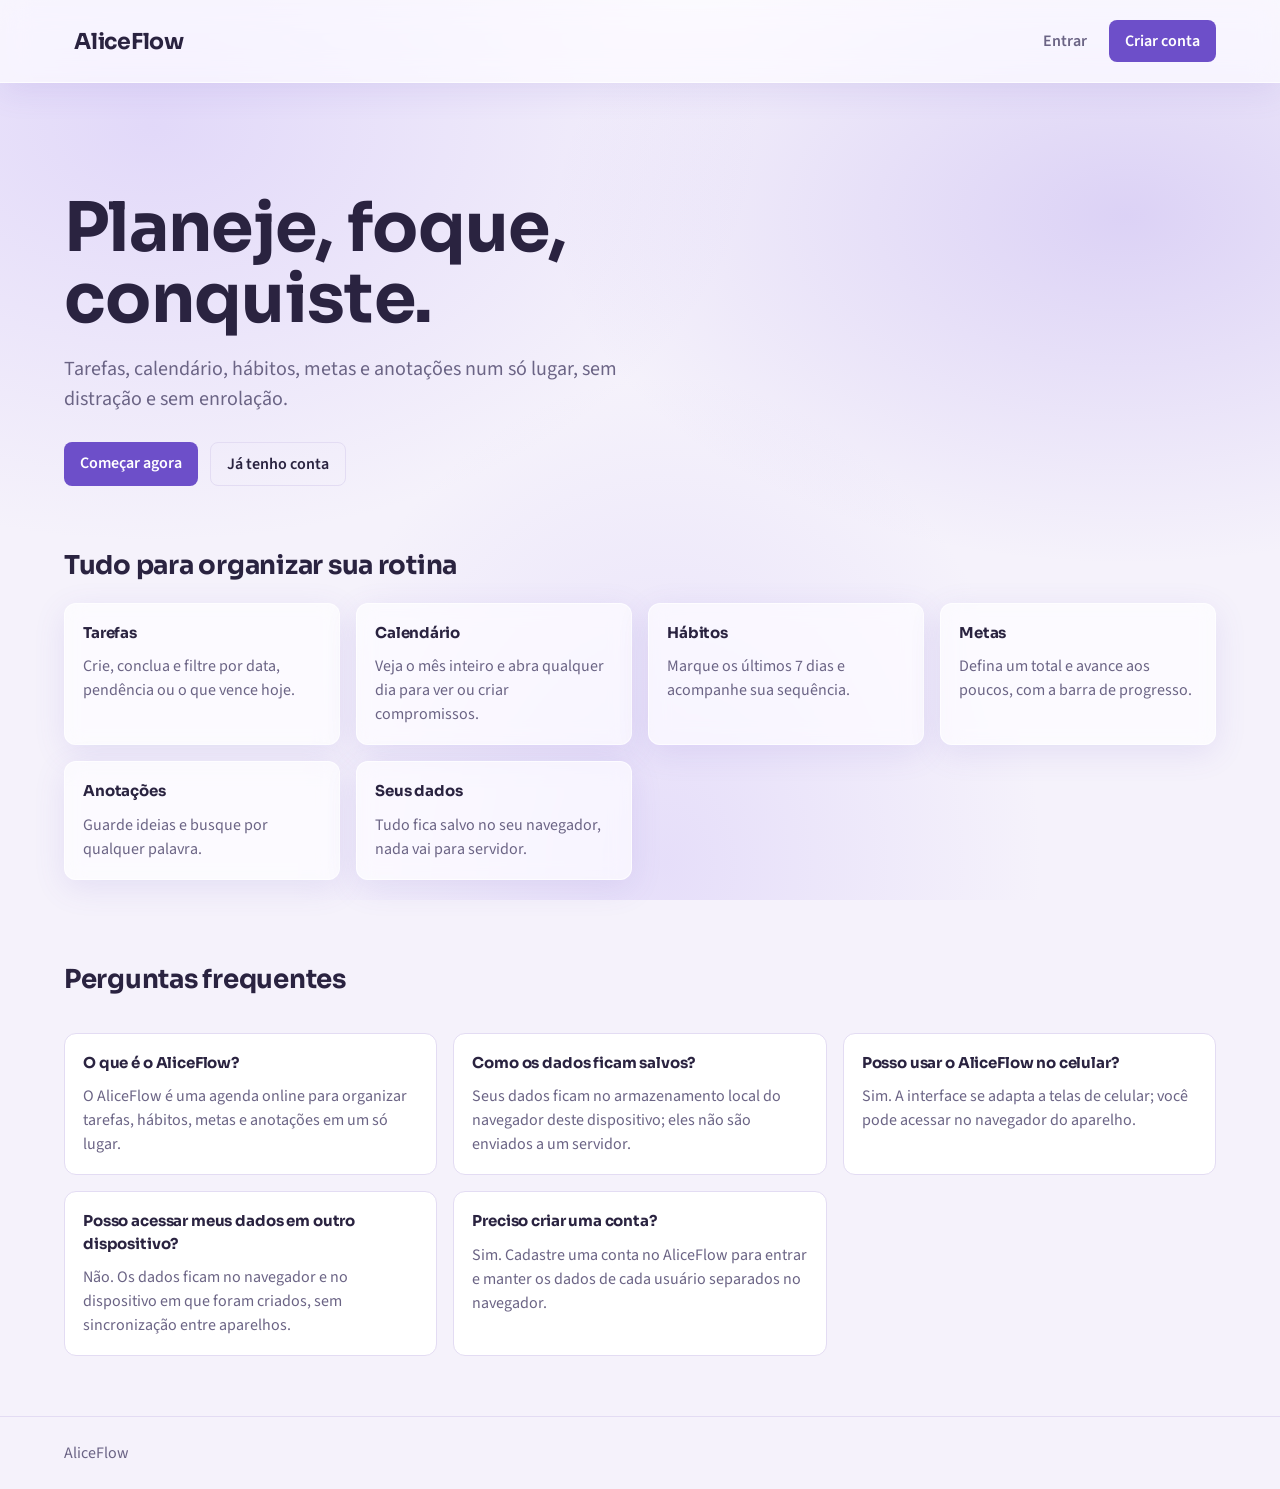
<file: index.html>
<!DOCTYPE html>
<html lang="pt-BR">
<head>
<meta charset="utf-8">
<meta name="viewport" content="width=device-width, initial-scale=1">
<meta name="theme-color" content="#6d4fc9">
<title>AliceFlow | Agenda online para organizar sua rotina</title>
<meta name="description" content="Organize tarefas, hábitos, metas e anotações em uma agenda online simples. Acesse seu espaço AliceFlow.">
<link rel="canonical" href="https://aliceone.netlify.app/">
<meta property="og:type" content="website">
<meta property="og:locale" content="pt_BR">
<meta property="og:site_name" content="AliceFlow">
<meta property="og:title" content="AliceFlow | Agenda online para organizar sua rotina">
<meta property="og:description" content="Organize tarefas, hábitos, metas e anotações em uma agenda online simples. Acesse seu espaço AliceFlow.">
<meta property="og:url" content="https://aliceone.netlify.app/">
<meta property="og:image" content="https://aliceone.netlify.app/assets/og-image.webp">
<meta property="og:image:type" content="image/webp">
<meta property="og:image:width" content="1200">
<meta property="og:image:height" content="630">
<meta property="og:image:alt" content="AliceFlow, agenda online para organizar a rotina">
<meta name="twitter:card" content="summary_large_image">
<meta name="twitter:title" content="AliceFlow | Agenda online para organizar sua rotina">
<meta name="twitter:description" content="Organize tarefas, hábitos, metas e anotações em uma agenda online simples. Acesse seu espaço AliceFlow.">
<meta name="twitter:image" content="https://aliceone.netlify.app/assets/og-image.webp">
<meta name="twitter:image:alt" content="AliceFlow, agenda online para organizar a rotina">
<link rel="stylesheet" href="css/style.css">
<link rel="stylesheet" href="css/landing.css">
<script type="application/ld+json">
{
  "@context": "https://schema.org",
  "@graph": [
    {
      "@type": "Organization",
      "name": "AliceFlow",
      "url": "https://aliceone.netlify.app/",
      "logo": "https://aliceone.netlify.app/assets/aliceflow-logo.webp"
    },
    {
      "@type": "SoftwareApplication",
      "name": "AliceFlow",
      "url": "https://aliceone.netlify.app/",
      "description": "Agenda online para organizar tarefas, hábitos, metas e anotações em um só lugar",
      "applicationCategory": "ProductivityApplication",
      "operatingSystem": "Web"
    },
    {
      "@type": "FAQPage",
      "mainEntity": [
        {
          "@type": "Question",
          "name": "O que é o AliceFlow?",
          "acceptedAnswer": {
            "@type": "Answer",
            "text": "O AliceFlow é uma agenda online para organizar tarefas, hábitos, metas e anotações em um só lugar."
          }
        },
        {
          "@type": "Question",
          "name": "Como os dados ficam salvos?",
          "acceptedAnswer": {
            "@type": "Answer",
            "text": "Seus dados ficam no armazenamento local do navegador deste dispositivo; eles não são enviados a um servidor."
          }
        },
        {
          "@type": "Question",
          "name": "Posso usar o AliceFlow no celular?",
          "acceptedAnswer": {
            "@type": "Answer",
            "text": "Sim. A interface se adapta a telas de celular; você pode acessar no navegador do aparelho."
          }
        },
        {
          "@type": "Question",
          "name": "Posso acessar meus dados em outro dispositivo?",
          "acceptedAnswer": {
            "@type": "Answer",
            "text": "Não. Os dados ficam no navegador e no dispositivo em que foram criados, sem sincronização entre aparelhos."
          }
        },
        {
          "@type": "Question",
          "name": "Preciso criar uma conta?",
          "acceptedAnswer": {
            "@type": "Answer",
            "text": "Sim. Cadastre uma conta no AliceFlow para entrar e manter os dados de cada usuário separados no navegador."
          }
        }
      ]
    },
    {
      "@type": "BreadcrumbList",
      "itemListElement": [
        {
          "@type": "ListItem",
          "position": 1,
          "name": "Início",
          "item": "https://aliceone.netlify.app/"
        }
      ]
    }
  ]
}
</script>
</head>
<body>
<header class="topo">
<span class="logo">AliceFlow</span>
<nav aria-label="Navegação principal">
<a href="pages/autenticacao/login.html">Entrar</a>
<a class="btn" id="topo-criar" href="pages/autenticacao/cadastro.html">Criar conta</a>
</nav>
</header>
<main class="landing-main">
<section class="capa" aria-labelledby="principal">
<h1 id="principal">Planeje, foque, conquiste.</h1>
<p>Tarefas, calendário, hábitos, metas e anotações num só lugar, sem distração e sem enrolação.</p>
<div class="acoes">
<a class="btn" id="criar" href="pages/autenticacao/cadastro.html">Começar agora</a>
<a class="btn vazado" id="entrar" href="pages/autenticacao/login.html">Já tenho conta</a>
</div>
</section>
<section class="recursos" aria-labelledby="recursos-titulo">
<h2 id="recursos-titulo">Tudo para organizar sua rotina</h2>
<div class="recursos-grade">
<article><h3>Tarefas</h3><p>Crie, conclua e filtre por data, pendência ou o que vence hoje.</p></article>
<article><h3>Calendário</h3><p>Veja o mês inteiro e abra qualquer dia para ver ou criar compromissos.</p></article>
<article><h3>Hábitos</h3><p>Marque os últimos 7 dias e acompanhe sua sequência.</p></article>
<article><h3>Metas</h3><p>Defina um total e avance aos poucos, com a barra de progresso.</p></article>
<article><h3>Anotações</h3><p>Guarde ideias e busque por qualquer palavra.</p></article>
<article><h3>Seus dados</h3><p>Tudo fica salvo no seu navegador, nada vai para servidor.</p></article>
</div>
</section>
<section class="faq" aria-labelledby="faq-titulo">
<h2 id="faq-titulo">Perguntas frequentes</h2>
<article><h3>O que é o AliceFlow?</h3><p>O AliceFlow é uma agenda online para organizar tarefas, hábitos, metas e anotações em um só lugar.</p></article>
<article><h3>Como os dados ficam salvos?</h3><p>Seus dados ficam no armazenamento local do navegador deste dispositivo; eles não são enviados a um servidor.</p></article>
<article><h3>Posso usar o AliceFlow no celular?</h3><p>Sim. A interface se adapta a telas de celular; você pode acessar no navegador do aparelho.</p></article>
<article><h3>Posso acessar meus dados em outro dispositivo?</h3><p>Não. Os dados ficam no navegador e no dispositivo em que foram criados, sem sincronização entre aparelhos.</p></article>
<article><h3>Preciso criar uma conta?</h3><p>Sim. Cadastre uma conta no AliceFlow para entrar e manter os dados de cada usuário separados no navegador.</p></article>
</section>
</main>
<footer>AliceFlow</footer>
<script src="js/storage.js"></script>
<script src="js/landing.js"></script>
</body>
</html>
</file>
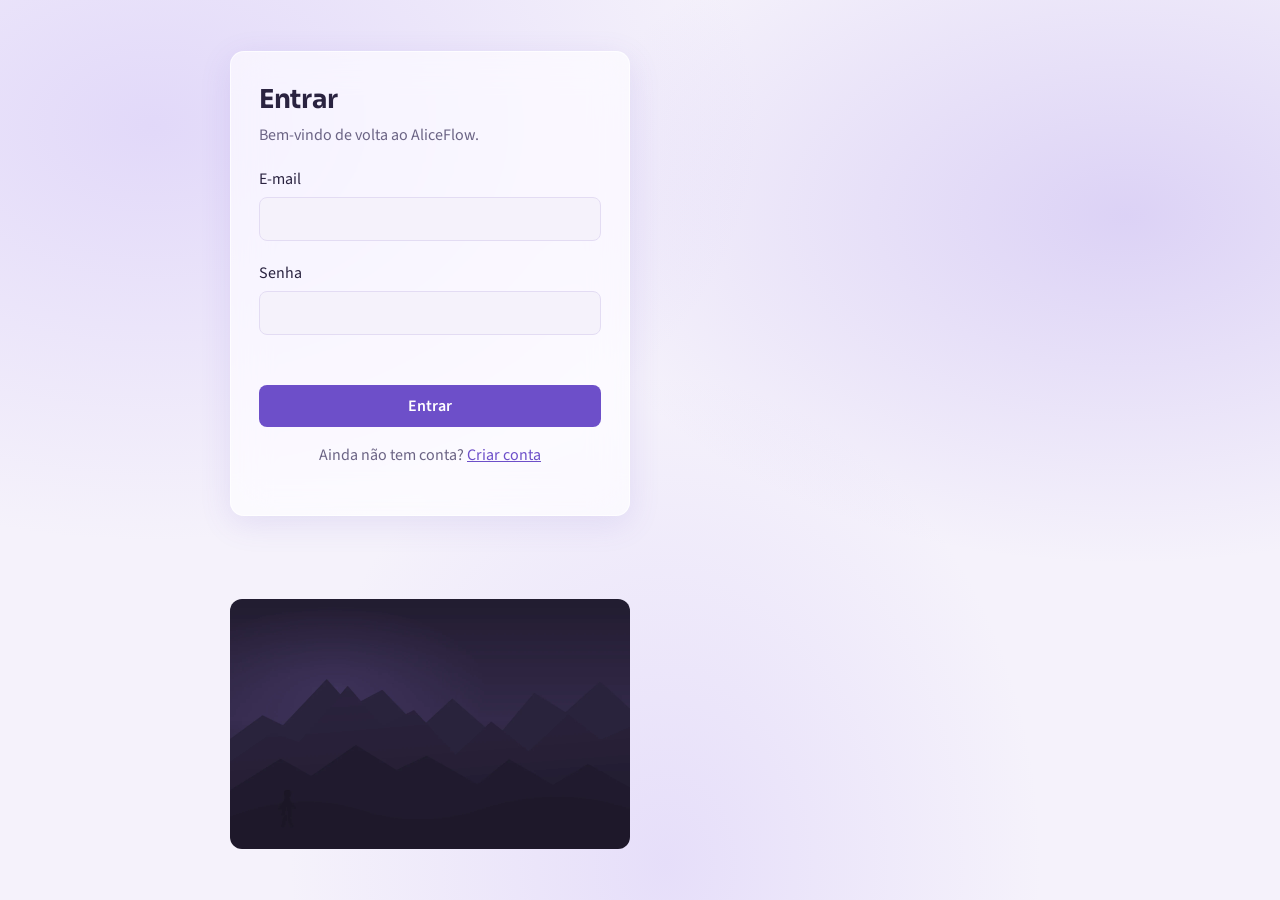
<file: pages/anotacoes.html>
<!DOCTYPE html>
<html lang="pt-BR">
<head>
<meta charset="utf-8">
<meta name="viewport" content="width=device-width, initial-scale=1">
<meta name="theme-color" content="#6d4fc9">
<title>Anotações | AliceFlow</title>
<meta name="description" content="Guarde e pesquise suas anotações pessoais na sua conta AliceFlow.">
<meta name="robots" content="noindex, nofollow">
<link rel="stylesheet" href="../css/style.css">
<link rel="stylesheet" href="../css/responsivo.css">
</head>
<body data-page="anotacoes">
<nav id="nav"></nav>
<main>
<h1 id="titulo">Anotações</h1>
<form id="f">
<input type="text" name="t" placeholder="Título" aria-label="Título">
<textarea name="c" rows="3" placeholder="Escreva sua anotação" aria-label="Anotação"></textarea>
<button class="btn">Salvar</button>
</form>
<input type="text" id="busca" placeholder="Buscar anotações" aria-label="Buscar">
<div class="notas" id="lista"></div>
</main>
<script src="../js/storage.js"></script>
<script src="../js/app.js"></script>
<script src="../js/anotacoes.js"></script>
</body>
</html>
</file>
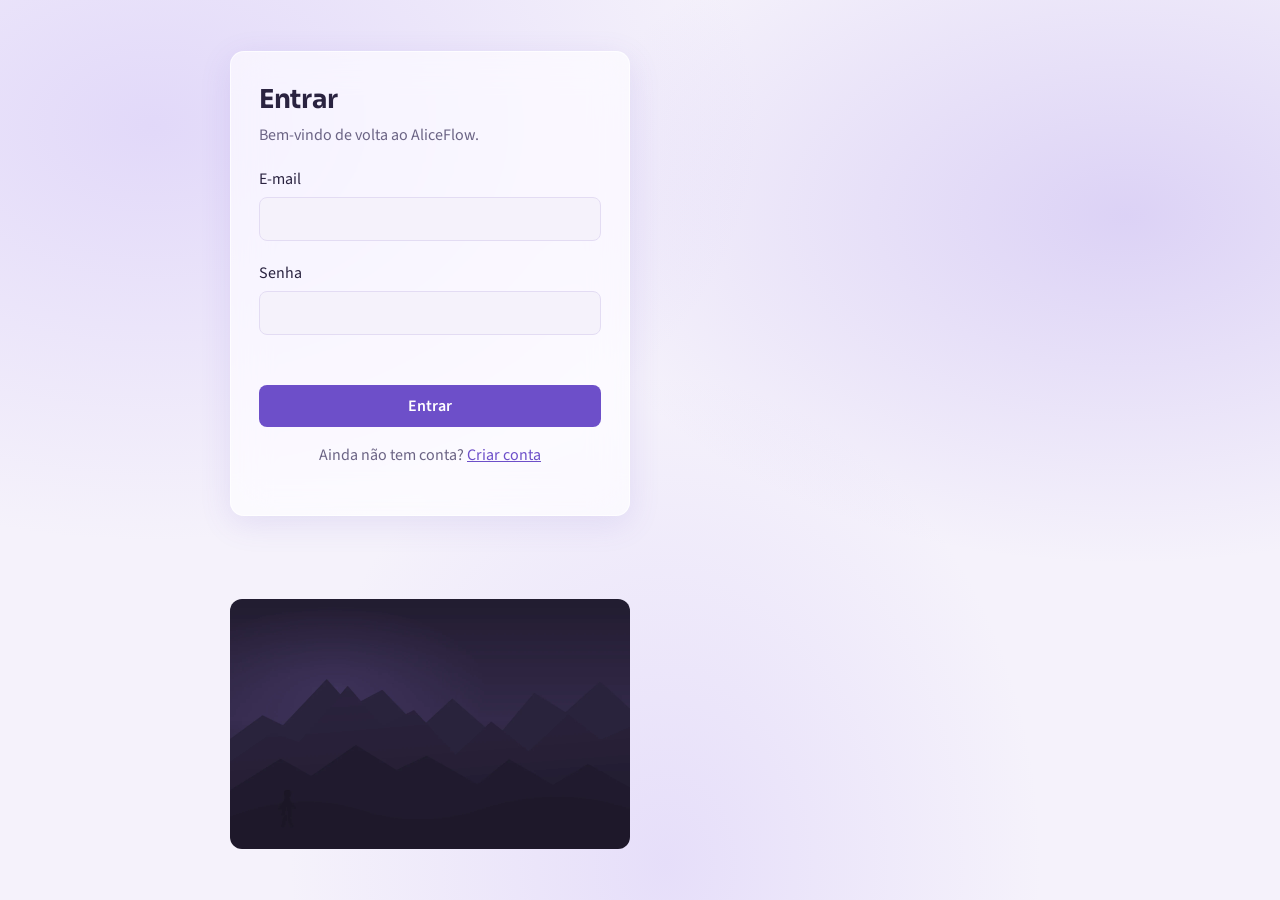
<file: pages/calendario.html>
<!DOCTYPE html>
<html lang="pt-BR">
<head>
<meta charset="utf-8">
<meta name="viewport" content="width=device-width, initial-scale=1">
<meta name="theme-color" content="#6d4fc9">
<title>Calendário | AliceFlow</title>
<meta name="description" content="Visualize o mês, selecione dias e consulte compromissos da sua agenda AliceFlow.">
<meta name="robots" content="noindex, nofollow">
<link rel="stylesheet" href="../css/style.css">
<link rel="stylesheet" href="../css/responsivo.css">
</head>
<body data-page="calendario">
<nav id="nav"></nav>
<main>
<h1 id="titulo">Calendário</h1>
<div class="mes" id="mes"></div>
<div class="grid" id="grade"></div>
<div class="box">
<h3 id="dia"></h3>
<form id="f">
<input type="text" name="t" placeholder="Novo compromisso" required aria-label="Compromisso">
<button class="btn">Adicionar</button>
</form>
<div id="lista"></div>
</div>
</main>
<script src="../js/storage.js"></script>
<script src="../js/app.js"></script>
<script src="../js/calendario.js"></script>
</body>
</html>
</file>
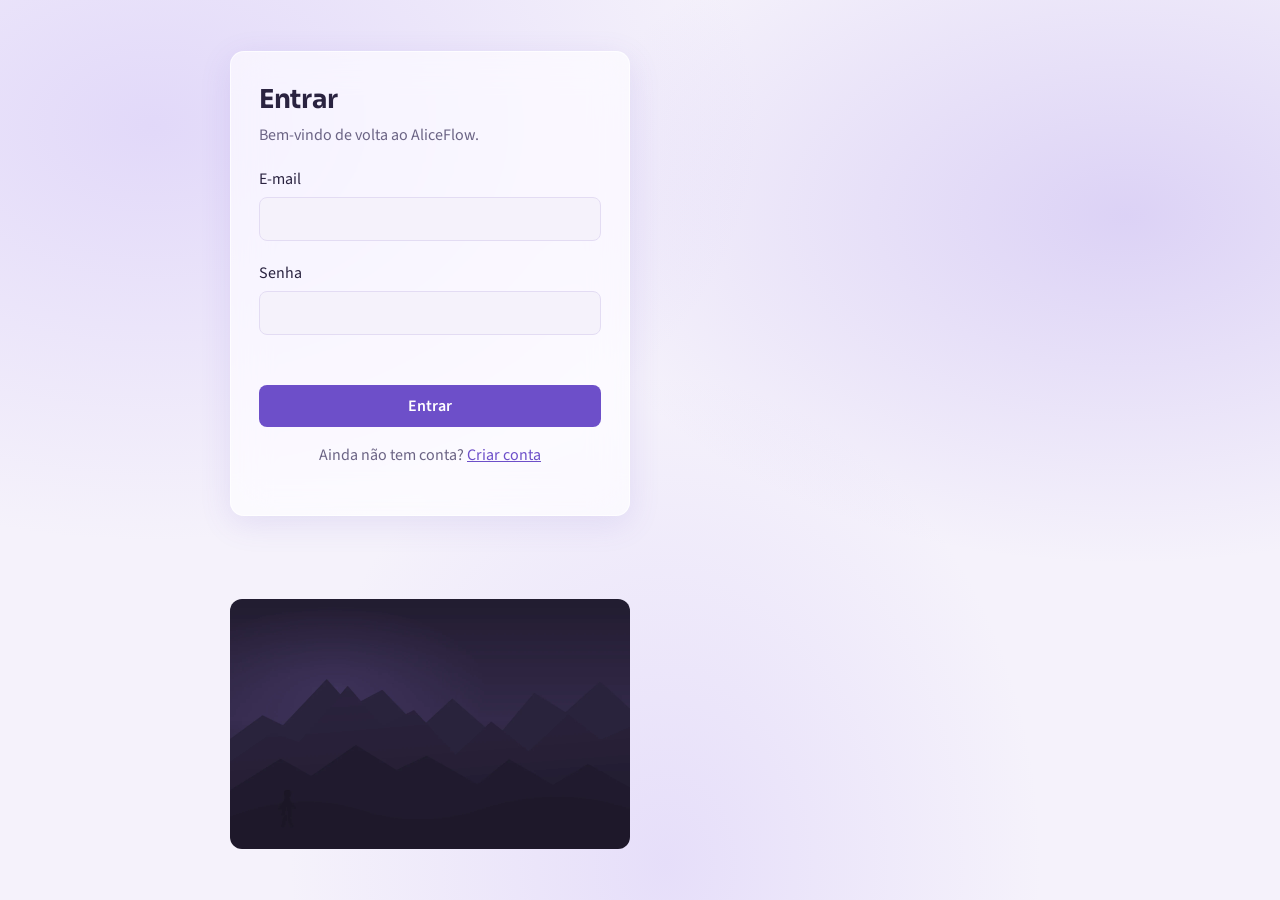
<file: pages/configuracoes.html>
<!DOCTYPE html>
<html lang="pt-BR">
<head>
<meta charset="utf-8">
<meta name="viewport" content="width=device-width, initial-scale=1">
<meta name="theme-color" content="#6d4fc9">
<title>Ajustes da conta | AliceFlow</title>
<meta name="description" content="Gerencie suas preferências, dados e conta pessoal no AliceFlow.">
<meta name="robots" content="noindex, nofollow">
<link rel="stylesheet" href="../css/style.css">
<link rel="stylesheet" href="../css/responsivo.css">
</head>
<body data-page="configuracoes">
<nav id="nav"></nav>
<main>
<h1 id="titulo">Ajustes</h1>
<form class="box" id="f" style="display:block">
<div class="campo"><label for="nome">Seu nome</label><input type="text" id="nome" name="nome" required></div>
<div class="campo"><label for="tema">Tema</label><select id="tema" name="tema"><option value="auto">Automático</option><option value="light">Claro</option><option value="dark">Escuro</option></select></div>
<button class="btn">Salvar alterações</button>
<p id="ok" class="empty"></p>
</form>
<div class="box">
<h3>Dados</h3>
<p class="empty">Tudo fica salvo apenas neste navegador.</p>
<button class="btn vazado" id="limpar">Apagar meus dados</button>
<button class="btn perigo" id="excluir">Excluir minha conta</button>
</div>
</main>
<script src="../js/storage.js"></script>
<script src="../js/app.js"></script>
<script src="../js/configuracoes.js"></script>
</body>
</html>
</file>
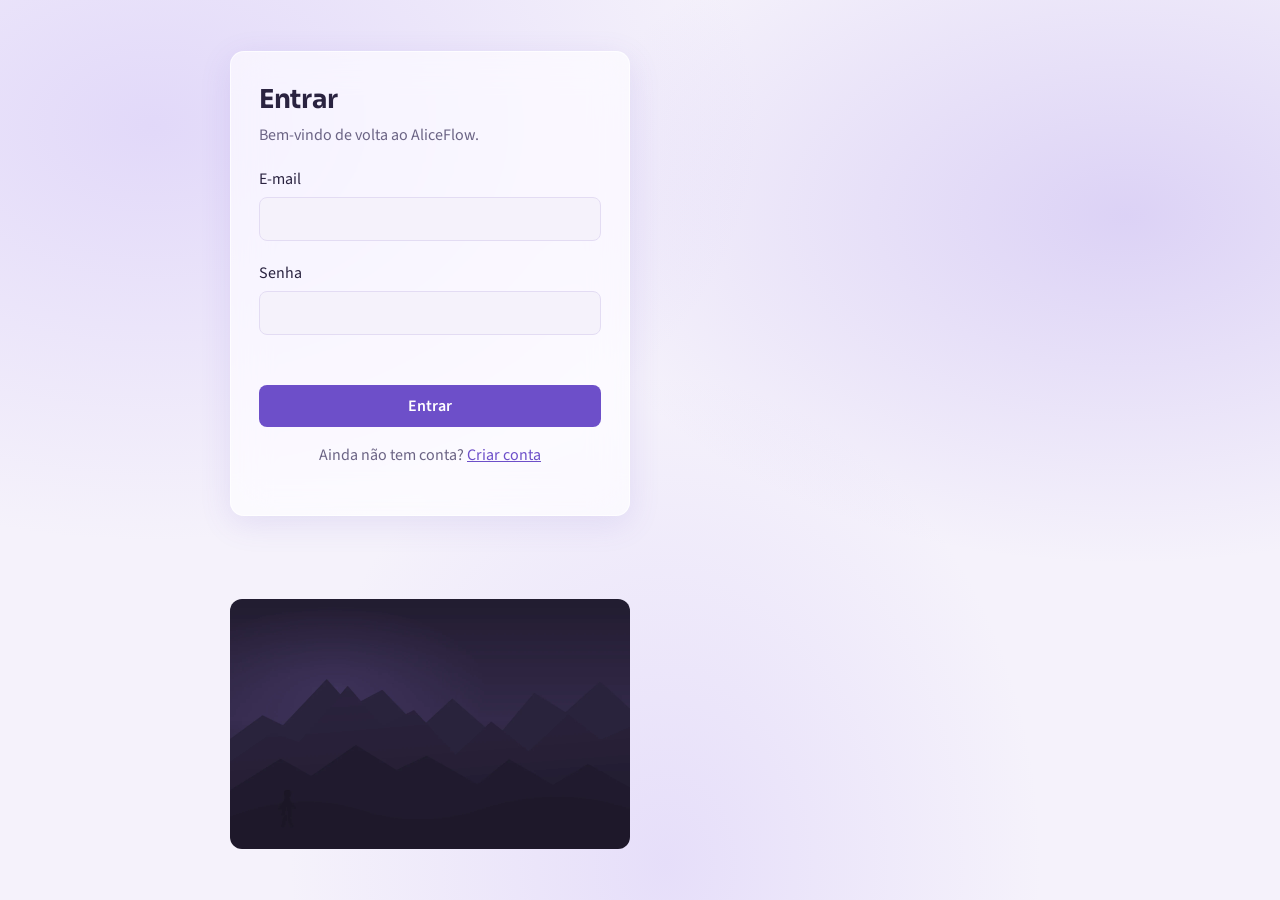
<file: pages/habitos.html>
<!DOCTYPE html>
<html lang="pt-BR">
<head>
<meta charset="utf-8">
<meta name="viewport" content="width=device-width, initial-scale=1">
<meta name="theme-color" content="#6d4fc9">
<title>Hábitos | AliceFlow</title>
<meta name="description" content="Registre seus hábitos diários e acompanhe seus últimos sete dias no AliceFlow.">
<meta name="robots" content="noindex, nofollow">
<link rel="stylesheet" href="../css/style.css">
<link rel="stylesheet" href="../css/responsivo.css">
</head>
<body data-page="habitos">
<nav id="nav"></nav>
<main>
<h1 id="titulo">Hábitos</h1>
<form id="f">
<input type="text" name="n" placeholder="Ex.: beber 2 litros de água" required aria-label="Hábito">
<button class="btn">Criar hábito</button>
</form>
<div id="lista"></div>
</main>
<script src="../js/storage.js"></script>
<script src="../js/app.js"></script>
<script src="../js/habitos.js"></script>
</body>
</html>
</file>
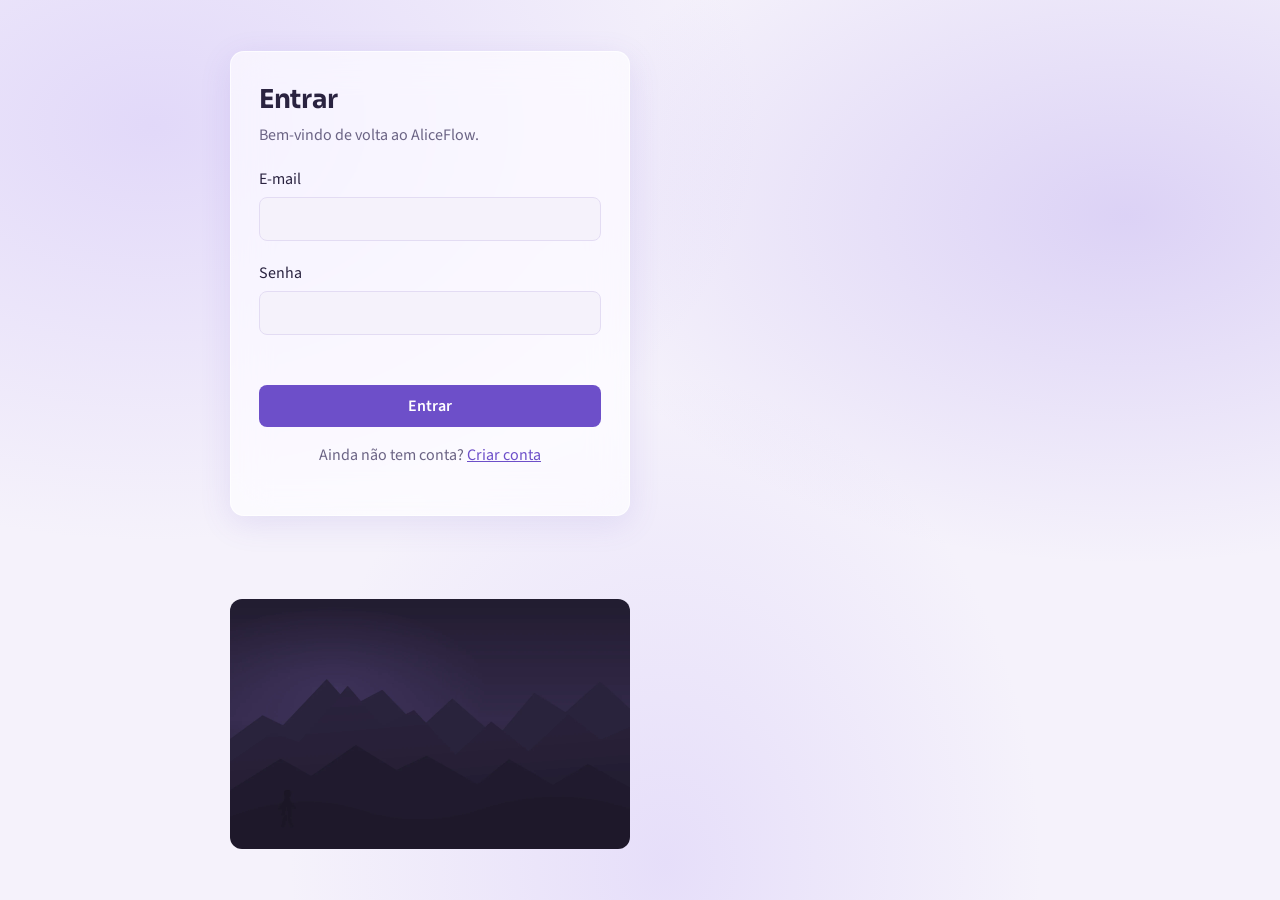
<file: pages/inicio.html>
<!DOCTYPE html>
<html lang="pt-BR">
<head>
<meta charset="utf-8">
<meta name="viewport" content="width=device-width, initial-scale=1">
<meta name="theme-color" content="#6d4fc9">
<title>Início | Painel pessoal AliceFlow</title>
<meta name="description" content="Acesse seu painel pessoal AliceFlow e acompanhe tarefas e hábitos do dia em um só lugar.">
<meta name="robots" content="noindex, nofollow">
<link rel="stylesheet" href="../css/style.css">
<link rel="stylesheet" href="../css/responsivo.css">
</head>
<body data-page="inicio">
<nav id="nav"></nav>
<main>
<h1 id="titulo">Início</h1>
<div class="hero" id="hero"></div>
<div class="stats" id="stats"></div>
<div class="cols">
<div class="box"><h3>Tarefas de hoje</h3><div id="hoje"></div><a href="tarefas.html">Ver todas</a></div>
<div class="box"><h3>Hábitos de hoje</h3><div id="hab"></div><a href="habitos.html">Gerenciar</a></div>
</div>
</main>
<script src="../js/storage.js"></script>
<script src="../js/app.js"></script>
<script src="../js/inicio.js"></script>
</body>
</html>
</file>
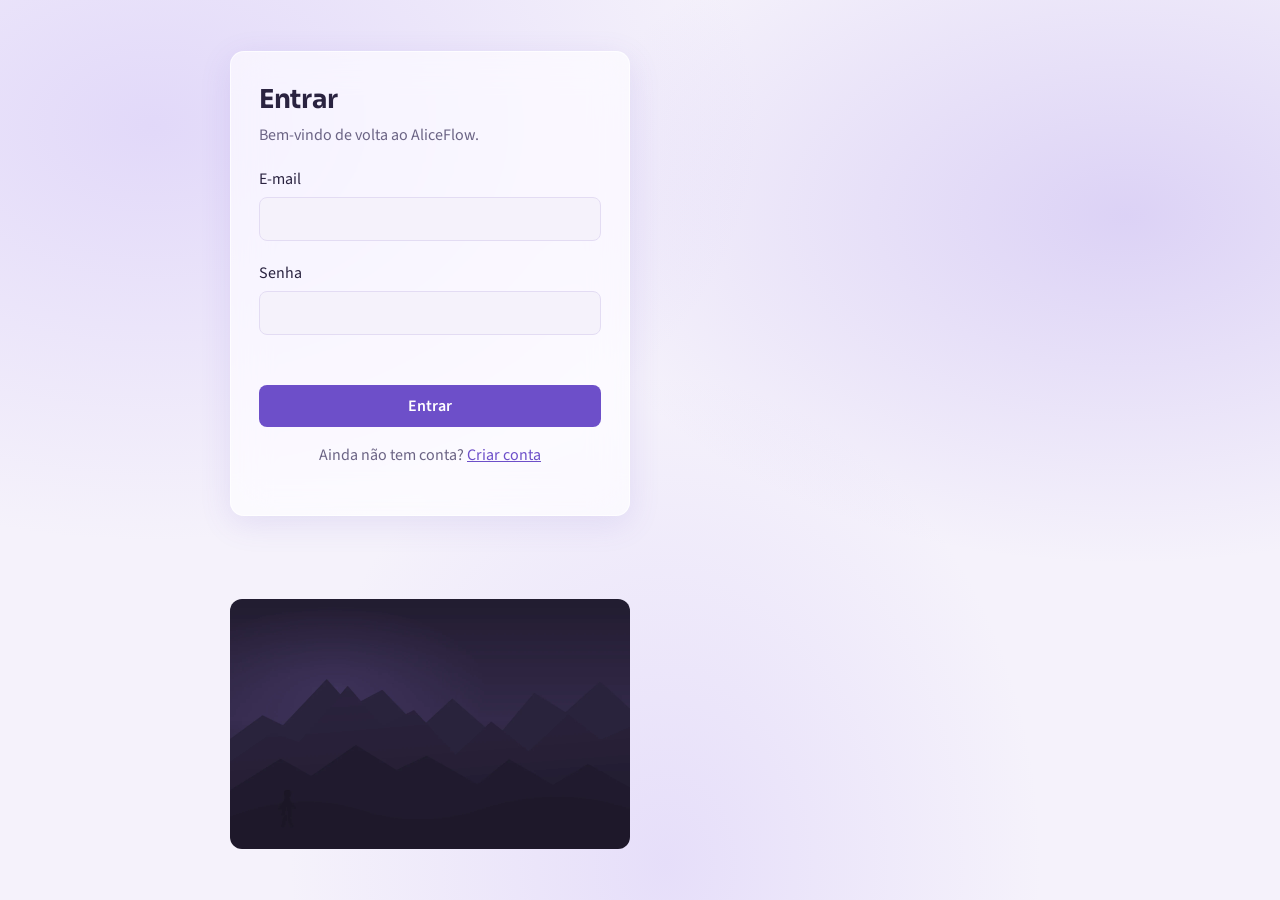
<file: pages/metas.html>
<!DOCTYPE html>
<html lang="pt-BR">
<head>
<meta charset="utf-8">
<meta name="viewport" content="width=device-width, initial-scale=1">
<meta name="theme-color" content="#6d4fc9">
<title>Metas pessoais | AliceFlow</title>
<meta name="description" content="Defina metas pessoais e acompanhe seu progresso na área privada AliceFlow.">
<meta name="robots" content="noindex, nofollow">
<link rel="stylesheet" href="../css/style.css">
<link rel="stylesheet" href="../css/responsivo.css">
</head>
<body data-page="metas">
<nav id="nav"></nav>
<main>
<h1 id="titulo">Metas</h1>
<form id="f">
<input type="text" name="n" placeholder="Ex.: ler 12 livros" required aria-label="Meta">
<input type="number" name="tot" min="1" value="10" aria-label="Total" style="width:90px">
<button class="btn">Criar meta</button>
</form>
<div id="lista"></div>
</main>
<script src="../js/storage.js"></script>
<script src="../js/app.js"></script>
<script src="../js/metas.js"></script>
</body>
</html>
</file>
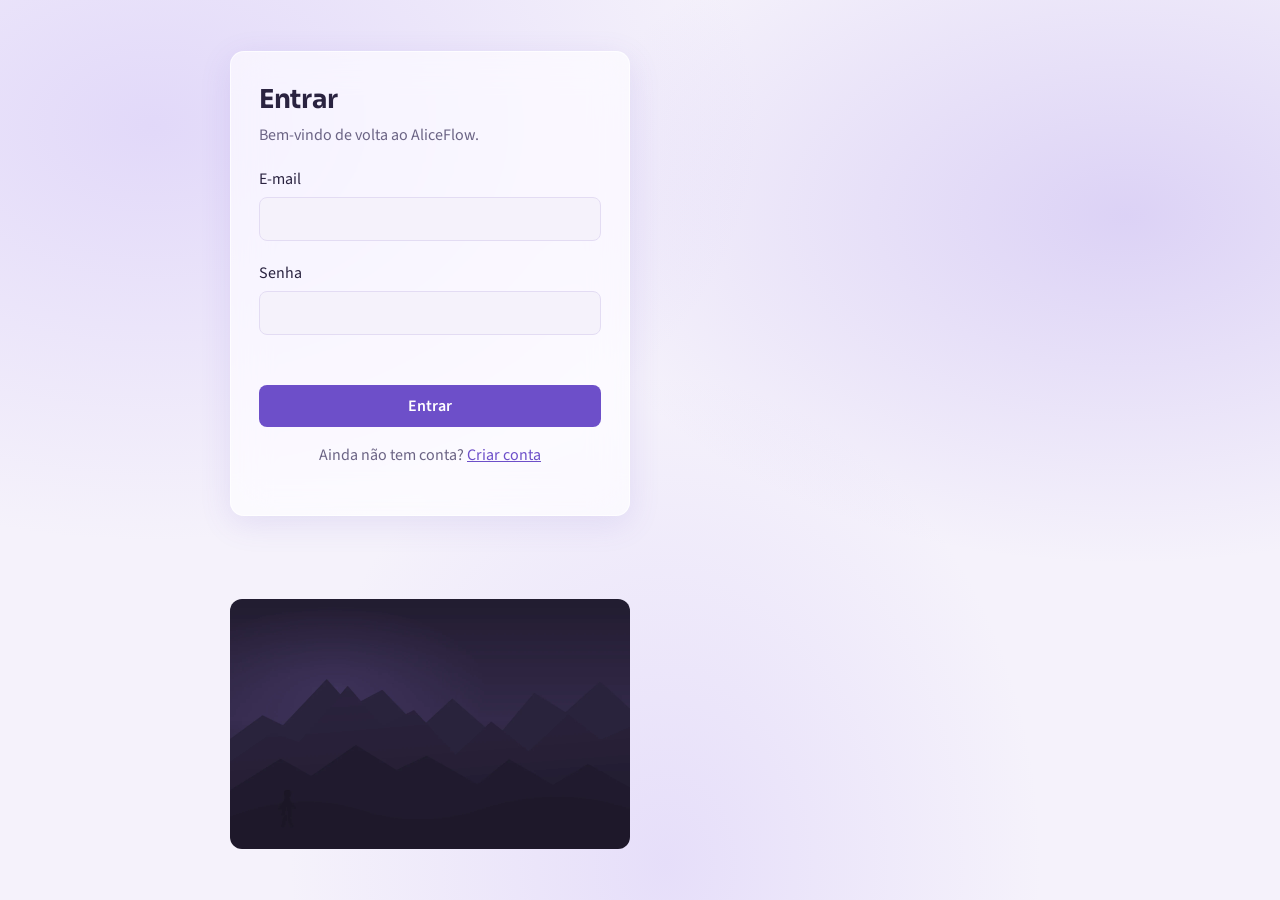
<file: pages/tarefas.html>
<!DOCTYPE html>
<html lang="pt-BR">
<head>
<meta charset="utf-8">
<meta name="viewport" content="width=device-width, initial-scale=1">
<meta name="theme-color" content="#6d4fc9">
<title>Tarefas | AliceFlow</title>
<meta name="description" content="Consulte e organize suas tarefas pessoais por data e status no AliceFlow.">
<meta name="robots" content="noindex, nofollow">
<link rel="stylesheet" href="../css/style.css">
<link rel="stylesheet" href="../css/responsivo.css">
</head>
<body data-page="tarefas">
<nav id="nav"></nav>
<main>
<h1 id="titulo">Tarefas</h1>
<form id="f">
<input type="text" name="t" placeholder="O que precisa ser feito?" required aria-label="Tarefa">
<input type="date" name="d" aria-label="Data">
<button class="btn">Adicionar</button>
</form>
<div class="chips" id="chips"></div>
<div class="box" id="lista"></div>
</main>
<script src="../js/storage.js"></script>
<script src="../js/app.js"></script>
<script src="../js/tarefas.js"></script>
</body>
</html>
</file>
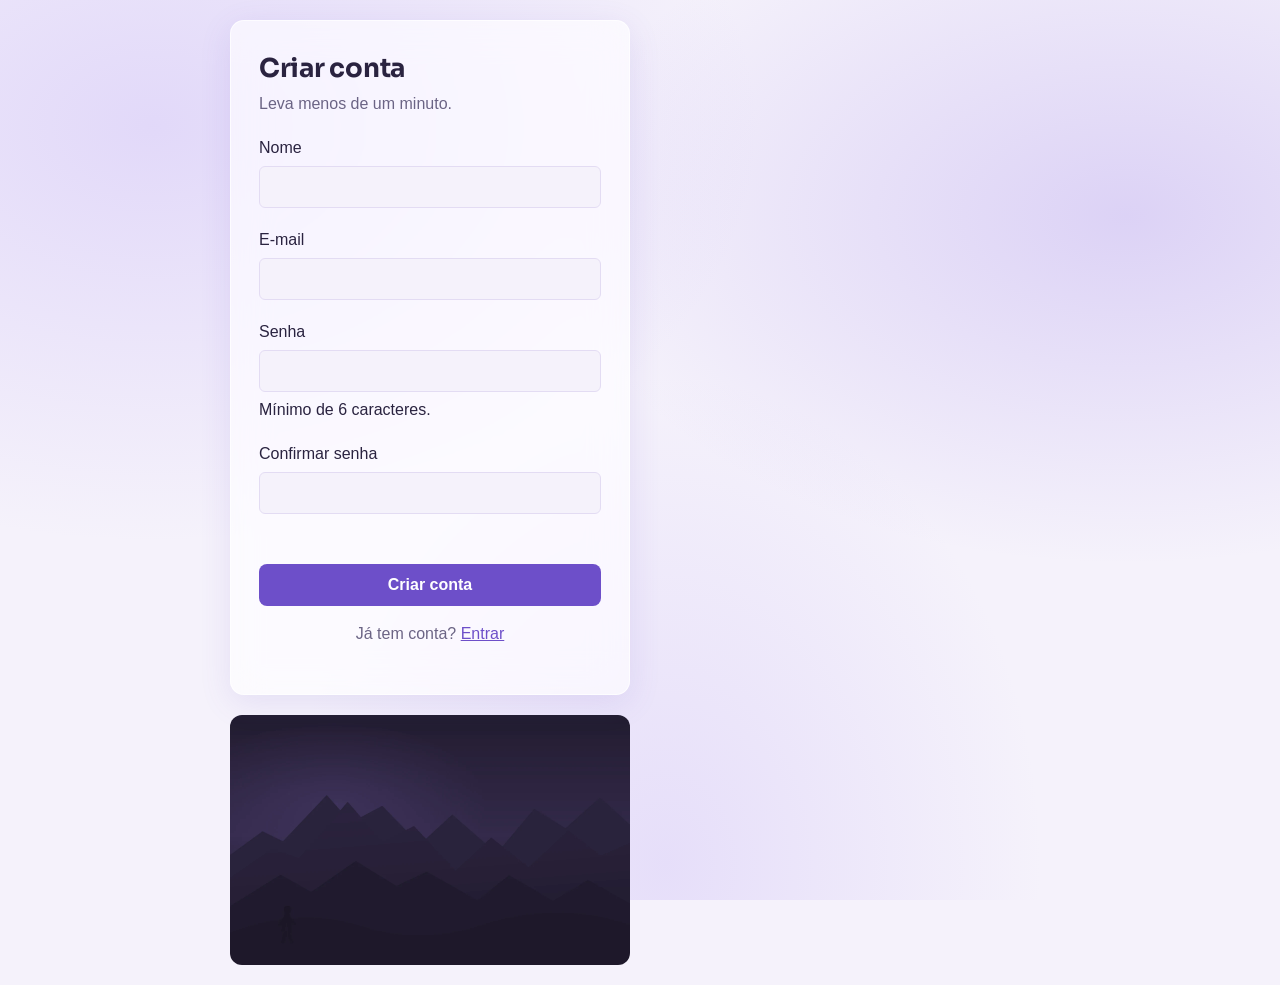
<file: pages/autenticacao/cadastro.html>
<!DOCTYPE html>
<html lang="pt-BR">
<head>
<meta charset="utf-8">
<meta name="viewport" content="width=device-width, initial-scale=1">
<meta name="theme-color" content="#6d4fc9">
<title>Criar conta no AliceFlow</title>
<meta name="description" content="Crie sua conta AliceFlow para organizar tarefas, calendário, hábitos, metas e anotações no seu navegador.">
<meta name="robots" content="noindex, nofollow">
<link rel="stylesheet" href="../../css/style.css">
<link rel="stylesheet" href="../../css/login.css">
<link rel="stylesheet" href="../../css/cadastro.css">
</head>
<body>
<main class="auth">
<div class="cartao">
<h1>Criar conta</h1>
<p>Leva menos de um minuto.</p>
<form id="f">
<div class="campo"><label for="nome">Nome</label><input type="text" id="nome" name="nome" required autocomplete="name"></div>
<div class="campo"><label for="email">E-mail</label><input type="email" id="email" name="email" required autocomplete="email"></div>
<div class="campo"><label for="senha">Senha</label><input type="password" id="senha" name="senha" required autocomplete="new-password"><span class="dica">Mínimo de 6 caracteres.</span></div>
<div class="campo"><label for="conf">Confirmar senha</label><input type="password" id="conf" name="conf" required autocomplete="new-password"></div>
<p class="erro" id="erro" role="alert"></p>
<button class="btn">Criar conta</button>
</form>
<p class="troca">Já tem conta? <a href="login.html">Entrar</a></p>
</div>
<img class="auth-illustration" src="../../assets/auth-background.webp" alt="Ilustração de uma pessoa diante de montanhas sob o céu noturno" width="1600" height="1000" loading="lazy" decoding="async">
</main>
<script src="../../js/storage.js"></script>
<script src="../../js/cadastro.js"></script>
</body>
</html>
</file>
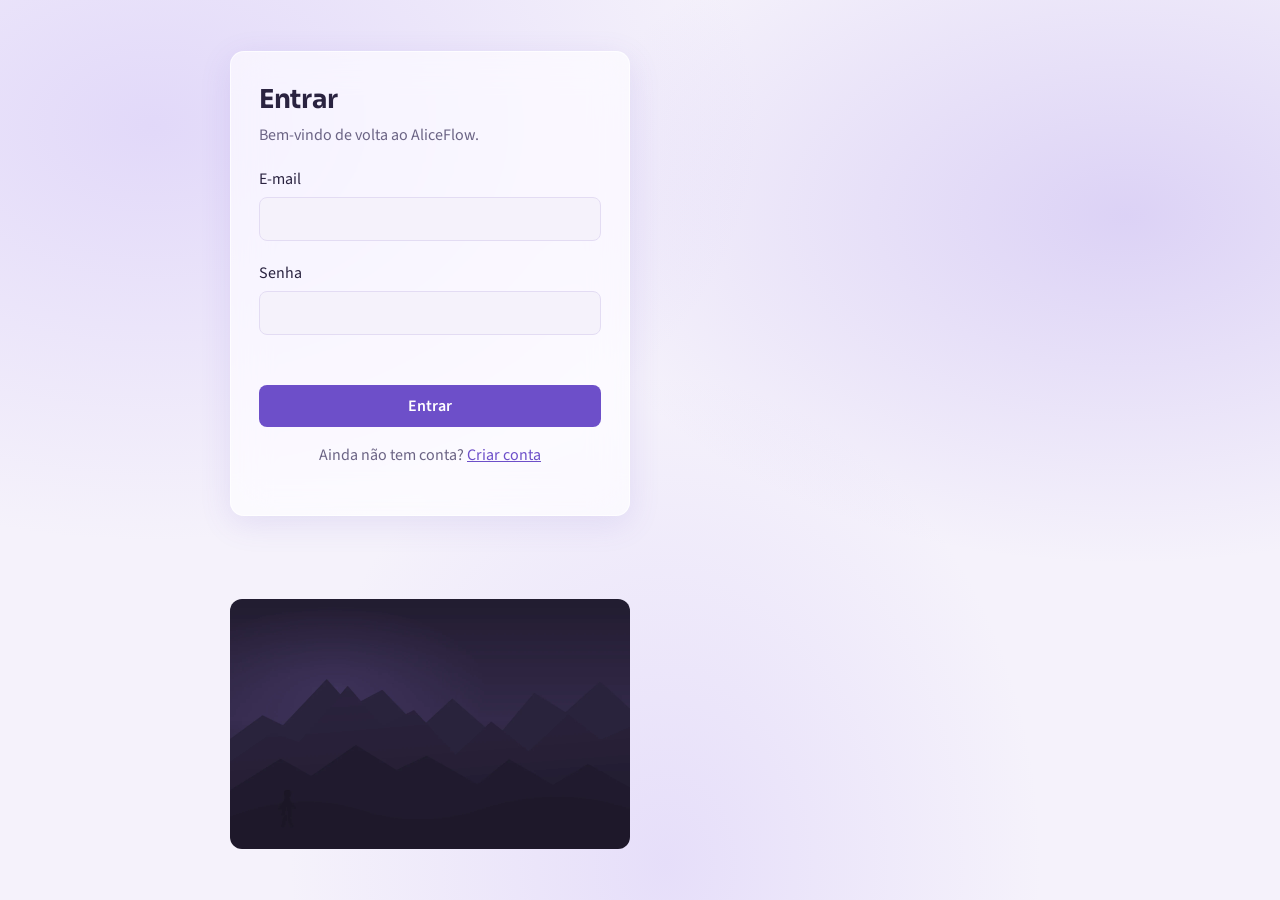
<file: pages/autenticacao/login.html>
<!DOCTYPE html>
<html lang="pt-BR">
<head>
<meta charset="utf-8">
<meta name="viewport" content="width=device-width, initial-scale=1">
<meta name="theme-color" content="#6d4fc9">
<title>Entrar na sua conta AliceFlow</title>
<meta name="description" content="Entre no AliceFlow para acessar seu painel pessoal de tarefas, calendário, hábitos, metas e anotações.">
<meta name="robots" content="noindex, nofollow">
<link rel="stylesheet" href="../../css/style.css">
<link rel="stylesheet" href="../../css/login.css">
</head>
<body>
<main class="auth">
<div class="cartao">
<h1>Entrar</h1>
<p>Bem-vindo de volta ao AliceFlow.</p>
<form id="f">
<div class="campo"><label for="email">E-mail</label><input type="email" id="email" name="email" required autocomplete="email"></div>
<div class="campo"><label for="senha">Senha</label><input type="password" id="senha" name="senha" required autocomplete="current-password"></div>
<p class="erro" id="erro" role="alert"></p>
<button class="btn">Entrar</button>
</form>
<p class="troca">Ainda não tem conta? <a href="cadastro.html">Criar conta</a></p>
</div>
<img class="auth-illustration" src="../../assets/auth-background.webp" alt="Ilustração de uma pessoa diante de montanhas sob o céu noturno" width="1600" height="1000" loading="lazy" decoding="async">
</main>
<script src="../../js/storage.js"></script>
<script src="../../js/login.js"></script>
</body>
</html>
</file>
<file: css/style.css>
@import url("https://fonts.googleapis.com/css2?family=Sora:wght@500;700&family=Source+Sans+3:wght@400;600&display=swap");
:root{--bg:#f5f2fb;--card:#ffffff;--tx:#2a2340;--mu:#6b6485;--ln:#e3dcf3;--ac:#6d4fc9;--on:#ffffff;--ok:#1f9d6b;--bad:#c93c4b;--vidro:rgba(255,255,255,.65);--vidro-borda:rgba(255,255,255,.7);--vidro-sombra:0 8px 32px rgba(109,79,201,.12)}
@media (prefers-color-scheme:dark){:root:not([data-theme=light]){--bg:#17131f;--card:#211b2e;--tx:#ece8f7;--mu:#a79fc2;--ln:#352c4a;--ac:#b9a3f5;--on:#17131f;--ok:#4cc790;--bad:#ff7b88;--vidro:rgba(33,27,46,.60);--vidro-borda:rgba(185,163,245,.18);--vidro-sombra:0 8px 32px rgba(0,0,0,.35)}:root:not([data-theme=light]) body{background-image:radial-gradient(ellipse at 12% 14%,rgba(185,163,245,.24),transparent 38%),radial-gradient(ellipse at 88% 24%,rgba(155,127,232,.22),transparent 36%),radial-gradient(ellipse at 52% 96%,rgba(185,163,245,.20),transparent 40%)}}
:root[data-theme=dark]{--bg:#17131f;--card:#211b2e;--tx:#ece8f7;--mu:#a79fc2;--ln:#352c4a;--ac:#b9a3f5;--on:#17131f;--ok:#4cc790;--bad:#ff7b88;--vidro:rgba(33,27,46,.60);--vidro-borda:rgba(185,163,245,.18);--vidro-sombra:0 8px 32px rgba(0,0,0,.35)}
:root[data-theme=dark] body{background-image:radial-gradient(ellipse at 12% 14%,rgba(185,163,245,.24),transparent 38%),radial-gradient(ellipse at 88% 24%,rgba(155,127,232,.22),transparent 36%),radial-gradient(ellipse at 52% 96%,rgba(185,163,245,.20),transparent 40%)}
*{box-sizing:border-box;margin:0}
body{background-color:var(--bg);background-image:radial-gradient(ellipse at 12% 14%,rgba(185,163,245,.32),transparent 38%),radial-gradient(ellipse at 88% 24%,rgba(155,127,232,.28),transparent 36%),radial-gradient(ellipse at 52% 96%,rgba(185,163,245,.25),transparent 40%);background-repeat:no-repeat;background-attachment:fixed;color:var(--tx);font:400 16px/1.5 "Source Sans 3",system-ui,sans-serif;min-height:100vh}
body[data-page]{display:grid;grid-template-columns:220px 1fr}
h1,h2,h3,.logo{font-family:Sora,system-ui,sans-serif;letter-spacing:-.01em}
a{color:var(--ac)}
nav{padding:24px 16px;border-right:1px solid var(--ln);position:sticky;top:0;height:100vh;display:flex;flex-direction:column;gap:4px}
.logo{font-size:22px;font-weight:700;padding:0 10px}
.tag{color:var(--mu);font-size:13px;padding:0 10px 20px}
nav a{padding:9px 12px;border-radius:8px;color:var(--mu);text-decoration:none;font-weight:600}
nav a:hover{color:var(--tx)}
nav a.on{background:var(--ac);color:var(--on)}
.sair{margin-top:auto;text-align:left;padding:9px 12px;color:var(--mu);font-weight:600}
main{padding:32px clamp(16px,4vw,48px);max-width:860px;width:100%}
h1,h2{font-size:26px;margin-bottom:18px}
h3{font-size:15px;margin-bottom:10px}
.hero{display:flex;align-items:center;gap:24px;margin-bottom:24px;color:var(--mu)}
.ring{width:110px;height:110px;flex:none;position:relative}
.ring svg{transform:rotate(-90deg)}
.ring b{position:absolute;inset:0;display:grid;place-items:center;font:700 22px Sora,sans-serif;color:var(--tx)}
.stats{display:grid;grid-template-columns:repeat(3,1fr);gap:12px;margin-bottom:24px}
.stat{background:var(--card);border:1px solid var(--ln);border-radius:14px;padding:14px 16px}
.stat b{display:block;font:700 26px Sora,sans-serif}
.stat span{color:var(--mu);font-size:14px}
.box{background:var(--card);border:1px solid var(--ln);border-radius:10px;padding:16px;margin-bottom:16px}
.cols{display:grid;grid-template-columns:1fr 1fr;gap:16px}
.cols .box{margin:0}
ul{list-style:none;padding:0}
.row{display:flex;align-items:center;gap:10px;padding:9px 0;border-bottom:1px solid var(--ln)}
.row:last-child{border:0}
.row span{flex:1}
.row.done span{text-decoration:line-through;color:var(--mu)}
.row small,small{color:var(--mu)}
.empty{color:var(--mu);padding:6px 0}
input,select,textarea,button{font:inherit;color:inherit}
input[type=text],input[type=email],input[type=password],input[type=date],input[type=number],select,textarea{background:var(--bg);border:1px solid var(--ln);border-radius:8px;padding:9px 12px;min-width:0}
input::placeholder,textarea::placeholder{color:var(--mu)}
input[type=checkbox]{width:19px;height:19px;accent-color:var(--ac)}
form{display:flex;gap:8px;margin-bottom:16px;flex-wrap:wrap}
form input[type=text],form textarea{flex:1;min-width:140px}
button{cursor:pointer;border:0;background:none}
.btn{background:var(--ac);color:var(--on);border-radius:8px;padding:9px 16px;font-weight:600;text-decoration:none;display:inline-block}
.btn.perigo{background:var(--bad);color:var(--on)}
.btn.vazado{background:none;color:var(--tx);border:1px solid var(--ln)}
.x{color:var(--mu);font-size:20px;line-height:1;padding:2px 6px;border-radius:6px}
.x:hover{color:var(--bad)}
:focus-visible{outline:2px solid var(--ac);outline-offset:2px}
.chips{display:flex;gap:8px;margin-bottom:14px;flex-wrap:wrap}
.chip{border:1px solid var(--ln);border-radius:99px;padding:5px 14px;color:var(--mu)}
.chip.on{background:var(--tx);color:var(--bg);border-color:var(--tx)}
.mes{display:flex;align-items:center;justify-content:space-between;margin-bottom:10px}
.mes h3{margin:0;text-transform:capitalize}
.grid{display:grid;grid-template-columns:repeat(7,1fr);gap:4px;margin-bottom:18px}
.grid em{font-style:normal;color:var(--mu);font-size:13px;text-align:center}
.day{aspect-ratio:1;border-radius:8px;background:var(--card);border:1px solid var(--ln);position:relative;font-weight:600}
.day.now{border-color:var(--ac)}
.day.sel{background:var(--ac);color:var(--on)}
.day b{position:absolute;bottom:5px;left:50%;width:5px;height:5px;margin-left:-2.5px;border-radius:50%;background:var(--ok)}
.dots{display:flex;gap:5px}
.dot{width:28px;height:28px;border-radius:6px;border:1px solid var(--ln);font-size:12px;color:var(--mu)}
.dot.on{background:var(--card);border-color:var(--ok);color:var(--tx)}
.bar{height:8px;border-radius:99px;background:var(--bg);overflow:hidden;margin:8px 0}
.bar i{display:block;height:100%;background:linear-gradient(90deg,#6d4fc9,#9b7fe8)}
.meta{display:flex;align-items:center;gap:8px;margin-bottom:6px}
.meta h3{flex:1;margin:0}
.notas{display:grid;grid-template-columns:repeat(auto-fill,minmax(230px,1fr));gap:12px}
.nota{background:var(--card);border:1px solid var(--ln);border-radius:10px;padding:14px}
.nota p{margin-bottom:8px;overflow-wrap:anywhere}
#busca{width:100%;margin-bottom:16px}
.campo{display:grid;gap:6px;margin-bottom:12px}
.vidro{background:var(--vidro);backdrop-filter:blur(14px) saturate(140%);-webkit-backdrop-filter:blur(14px) saturate(140%);border:1px solid var(--vidro-borda);box-shadow:var(--vidro-sombra)}
.stat,.box,.nota,body[data-page] nav{background:var(--vidro);backdrop-filter:blur(10px) saturate(140%);-webkit-backdrop-filter:blur(10px) saturate(140%);border-color:var(--vidro-borda);box-shadow:var(--vidro-sombra)}
body[data-page] nav{backdrop-filter:blur(18px) saturate(140%);-webkit-backdrop-filter:blur(18px) saturate(140%)}
.box .box{background:var(--vidro);backdrop-filter:none;-webkit-backdrop-filter:none;box-shadow:none}
@media (prefers-reduced-motion:no-preference){.bar i{transition:width .3s}}
@supports not ((backdrop-filter:blur(1px)) or (-webkit-backdrop-filter:blur(1px))){.vidro,.stat,.box,.nota,body[data-page] nav,.box .box{background:var(--card);backdrop-filter:none;-webkit-backdrop-filter:none}}
@media (prefers-reduced-transparency:reduce){.vidro,.stat,.box,.nota,body[data-page] nav,.box .box{background:var(--card);backdrop-filter:none;-webkit-backdrop-filter:none}}
@media (prefers-contrast:more){.vidro,.stat,.box,.nota,body[data-page] nav,.box .box{background:var(--card);backdrop-filter:none;-webkit-backdrop-filter:none;border-color:var(--tx)}}
</file>
<file: css/landing.css>
.topo{display:flex;justify-content:space-between;align-items:center;padding:20px clamp(16px,5vw,64px);background:var(--vidro);backdrop-filter:blur(14px) saturate(140%);-webkit-backdrop-filter:blur(14px) saturate(140%);border-bottom:1px solid var(--vidro-borda);box-shadow:var(--vidro-sombra)}
.topo nav{all:unset;display:flex;gap:10px;align-items:center}
.landing-main{padding:0;max-width:none}
.capa{padding:clamp(40px,10vw,110px) clamp(16px,5vw,64px) 40px;max-width:900px}
.capa h1{font-size:clamp(36px,7vw,68px);line-height:1.05;margin-bottom:18px}
.capa p{font-size:20px;color:var(--mu);max-width:560px;margin-bottom:28px}
.acoes{display:flex;gap:12px;flex-wrap:wrap}
.recursos,.faq{padding:20px clamp(16px,5vw,64px) 60px}
.recursos h2,.faq h2{margin-bottom:18px}
.recursos-grade{display:grid;grid-template-columns:repeat(auto-fit,minmax(240px,1fr));gap:16px}
.recursos article,.faq article{background:var(--card);border:1px solid var(--ln);border-radius:12px;padding:18px}
.recursos p,.faq p{color:var(--mu)}
.faq{display:grid;grid-template-columns:repeat(auto-fit,minmax(280px,1fr));gap:16px}
.faq h2{grid-column:1/-1}
footer{padding:24px clamp(16px,5vw,64px);color:var(--mu);border-top:1px solid var(--ln)}
.recursos article{background:var(--vidro);backdrop-filter:blur(10px) saturate(140%);-webkit-backdrop-filter:blur(10px) saturate(140%);border-color:var(--vidro-borda);box-shadow:var(--vidro-sombra)}
@supports not ((backdrop-filter:blur(1px)) or (-webkit-backdrop-filter:blur(1px))){.topo,.recursos article{background:var(--card);backdrop-filter:none;-webkit-backdrop-filter:none}}
@media (prefers-reduced-transparency:reduce){.topo,.recursos article{background:var(--card);backdrop-filter:none;-webkit-backdrop-filter:none}}
@media (prefers-contrast:more){.topo,.recursos article{background:var(--card);backdrop-filter:none;-webkit-backdrop-filter:none;border-color:var(--tx)}}
</file>
<file: css/responsivo.css>
@media (max-width:760px){
body[data-page]{grid-template-columns:1fr;padding-bottom:64px}
nav{position:fixed;inset:auto 0 0 0;height:auto;flex-direction:row;padding:6px;border:0;border-top:1px solid var(--ln);background:var(--vidro);z-index:5;justify-content:space-around;overflow-x:auto}
.logo,.tag,.sair{display:none}
nav a{padding:8px 6px;font-size:12px;text-align:center}
.cols,.stats{grid-template-columns:1fr}
.hero{flex-direction:column;align-items:flex-start}
}
</file>
<file: css/login.css>
.auth{min-height:100vh;display:grid;place-items:center;gap:20px;padding:20px}
.cartao{background:var(--card);border:1px solid var(--ln);border-radius:14px;padding:28px;width:100%;max-width:400px}
.cartao{background:var(--vidro);backdrop-filter:blur(18px) saturate(140%);-webkit-backdrop-filter:blur(18px) saturate(140%);border-color:var(--vidro-borda);box-shadow:var(--vidro-sombra)}
.cartao h1{font-size:26px;margin-bottom:4px}
.cartao>p{color:var(--mu);margin-bottom:20px}
.cartao form{flex-direction:column;margin:0}
.cartao .btn{width:100%;text-align:center}
.erro{color:var(--bad);min-height:22px}
.troca{margin-top:16px;text-align:center;color:var(--mu)}
.auth-illustration{display:block;width:min(100%,400px);height:auto;border-radius:12px}
@supports not ((backdrop-filter:blur(1px)) or (-webkit-backdrop-filter:blur(1px))){.cartao{background:var(--card);backdrop-filter:none;-webkit-backdrop-filter:none}}
@media (prefers-reduced-transparency:reduce){.cartao{background:var(--card);backdrop-filter:none;-webkit-backdrop-filter:none}}
@media (prefers-contrast:more){.cartao{background:var(--card);backdrop-filter:none;-webkit-backdrop-filter:none;border-color:var(--tx)}}
</file>
<file: css/cadastro.css>
* {
    box-sizing: border-box;
}

body {
    min-height: 100vh;
    margin: 0;
    color: var(--tx);
    font-family: Inter, sans-serif;
    background-color: var(--bg);
}

.pagina {
    display: grid;
    min-height: 100vh;
    place-items: center;
    padding: 24px;
    background: var(--bg);
}

.painel {
    display: grid;
    width: min(100%, 1080px);
    min-height: 560px;
    grid-template-columns: .9fr 1.35fr;
    align-items: center;
    padding: 30px;
    border: 1px solid var(--ln);
    border-radius: 8px;
    background: var(--card);
    backdrop-filter: blur(3px);
}

.apresentacao {
    display: grid;
    min-height: 400px;
    align-content: center;
    justify-items: center;
    padding: 28px;
    border-right: 1px solid var(--ln);
    text-align: center;
}

.marca-nome {
    margin: 0;
    color: var(--tx);
    font-size: 20px;
    font-weight: 800;
    letter-spacing: -.6px;
}

.apresentacao-descricao {
    max-width: 250px;
    margin: 20px 0 32px;
    color: var(--mu);
    font-size: 14px;
    line-height: 1.6;
}

.frase {
    max-width: 250px;
    margin: 0;
    color: var(--mu);
    font-size: 12px;
    font-style: italic;
    line-height: 1.6;
}

.cadastro-painel {
    width: 100%;
    max-width: 480px;
    justify-self: center;
    padding: 12px 32px;
}

h1 {
    margin: 0 0 4px;
    font-size: 24px;
    font-weight: 700;
}

.descricao {
    margin: 0 0 22px;
    color: var(--mu);
    font-size: 13px;
    line-height: 1.5;
}

.formulario {
    display: grid;
    gap: 10px;
}

.campo input {
    width: 100%;
    min-height: 42px;
    padding: 10px 12px;
    border: 1px solid var(--ln);
    border-radius: 6px;
    background: var(--bg);
    color: var(--tx);
    font: inherit;
    font-size: 12px;
}

.campo input::placeholder {
    color: var(--mu);
}

.campo input:focus {
    border-color: var(--ac);
    outline: 2px solid var(--ac);
}

.botao {
    min-height: 42px;
    padding: 10px 14px;
    border: 1px solid var(--ln);
    border-radius: 6px;
    background: none;
    color: var(--tx);
    font: inherit;
    font-size: 12px;
    font-weight: 600;
    cursor: pointer;
}

.botao:focus-visible,
.entrar a:focus-visible {
    outline: 2px solid var(--ac);
    outline-offset: 2px;
}

.botao-cadastrar {
    margin-top: 2px;
    border-color: var(--ac);
    background: var(--ac);
    color: var(--on);
}

.botao-cadastrar:hover {
    border-color: var(--ac);
    background: var(--ac);
    filter: brightness(.92);
}

.entrar {
    margin: 20px 0 0;
    color: var(--mu);
    text-align: center;
    font-size: 12px;
}

.entrar a {
    color: var(--ac);
    font-weight: 600;
    text-decoration: none;
}

.entrar a:hover {
    text-decoration: underline;
}

@media (max-width: 700px) {
    .painel {
        grid-template-columns: .8fr 1.2fr;
        padding: 18px;
    }

    .apresentacao {
        padding: 20px 14px;
    }

    .cadastro-painel {
        padding: 12px 20px;
    }
}

@media (max-width: 520px) {
    .pagina {
        padding: 16px;
    }

    .painel {
        min-height: auto;
        grid-template-columns: 1fr;
        gap: 12px;
        padding: 18px;
    }

    .apresentacao {
        min-height: auto;
        padding: 10px 8px 18px;
        border-right: 0;
    }

    .apresentacao-descricao {
        margin: 10px 0 0;
    }

    .frase {
        display: none;
    }

    .cadastro-painel {
        max-width: 480px;
        padding: 22px 0 8px;
        border-top: 1px solid var(--ln);
    }
}

@media (max-height: 480px) and (min-width: 521px) {
    .painel {
        min-height: auto;
        padding: 12px;
    }

    .apresentacao {
        min-height: auto;
        padding: 16px;
    }

    .cadastro-painel {
        padding-top: 8px;
        padding-bottom: 8px;
    }

    h1 {
        font-size: 20px;
    }

    .descricao {
        margin-bottom: 12px;
        font-size: 11px;
    }

    .formulario {
        gap: 7px;
    }

    .campo input,
    .botao {
        min-height: 32px;
        padding-top: 6px;
        padding-bottom: 6px;
        font-size: 11px;
    }

    .entrar {
        margin-top: 12px;
    }
}
</file>
